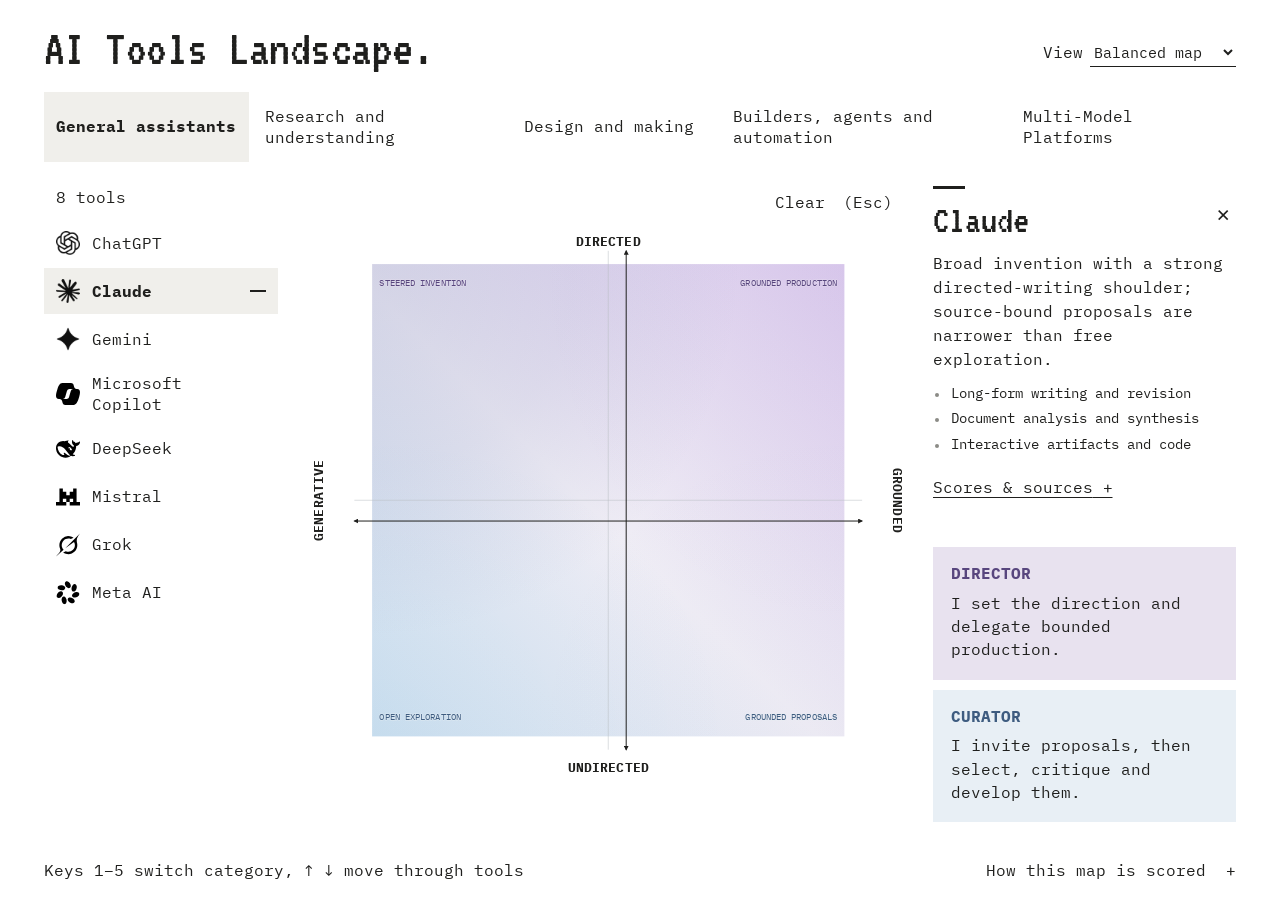
<file: index.html>
<!doctype html>
<html lang="en">
<head>
  <meta charset="utf-8">
  <meta name="viewport" content="width=device-width, initial-scale=1">
  <meta name="theme-color" content="#ffffff">
  <meta name="description" content="An experimental atlas of the AI tool landscape.">
  <title>AI Tools Landscape</title>
  <link rel="icon" href="data:,">
  <link rel="stylesheet" href="style.css">
  <script src="data.js" defer></script>
  <script src="geometry.js" defer></script>
  <script src="app.js" defer></script>
</head>
<body>
  <div class="atlas">
    <header class="masthead">
      <h1>AI Tools <br>Landscape.</h1>
      <label class="map-view-control masthead-view"><span>View</span><select id="map-view-select" class="map-view-select" aria-label="Map view"><option value="balanced">Balanced map</option><option value="tendency">Tendency map</option></select></label>
    </header>
    <a class="skip-link" href="#tool-list">Skip to tools</a>
    <nav id="categories" class="categories" aria-label="Tool categories"></nav>
    <main class="workspace">
      <section class="tools-panel" aria-label="Choose tools">
        <p id="tool-count" class="panel-caption"></p>
        <div id="tool-list" class="tool-list" tabindex="-1"></div>
      </section>
      <section class="map-panel" aria-label="Delegation map">
        <div class="map-heading"><button id="clear" class="text-button" type="button">Clear <kbd>(Esc)</kbd></button></div>
        <div class="map-frame">
          <svg id="map" viewBox="44 30 792 768" role="img" aria-labelledby="map-title map-description">
            <title id="map-title">AI Tools Landscape: a two-axis map</title>
            <desc id="map-description">GENERATIVE to GROUNDED horizontally; UNDIRECTED to DIRECTED vertically. Selected tool clouds show interpreted operating envelopes.</desc>
            <defs>
              <linearGradient id="agency-gradient" gradientUnits="userSpaceOnUse" x1="120" y1="730" x2="760" y2="90">
                <stop offset="0%" stop-color="#dce7ef"/>
                <stop offset="48%" stop-color="#f2f1f3"/>
                <stop offset="100%" stop-color="#e5dff0"/>
              </linearGradient>
              <radialGradient id="field-nw" gradientUnits="userSpaceOnUse" cx="0" cy="0" r="1">
                <stop offset="0" stop-color="#5661a1"/><stop offset="55%" stop-color="#5661a1" stop-opacity=".6"/><stop offset="100%" stop-color="#5661a1" stop-opacity="0"/>
              </radialGradient>
              <radialGradient id="field-ne" gradientUnits="userSpaceOnUse" cx="0" cy="0" r="1">
                <stop offset="0" stop-color="#694191"/><stop offset="55%" stop-color="#694191" stop-opacity=".6"/><stop offset="100%" stop-color="#694191" stop-opacity="0"/>
              </radialGradient>
              <radialGradient id="field-sw" gradientUnits="userSpaceOnUse" cx="0" cy="0" r="1">
                <stop offset="0" stop-color="#0365af"/><stop offset="55%" stop-color="#0365af" stop-opacity=".6"/><stop offset="100%" stop-color="#0365af" stop-opacity="0"/>
              </radialGradient>
              <radialGradient id="field-se" gradientUnits="userSpaceOnUse" cx="0" cy="0" r="1">
                <stop offset="0" stop-color="#5661a1"/><stop offset="55%" stop-color="#5661a1" stop-opacity=".6"/><stop offset="100%" stop-color="#5661a1" stop-opacity="0"/>
              </radialGradient>
              <marker id="axis-arrow" viewBox="0 0 10 10" refX="8" refY="5" markerWidth="5" markerHeight="5" orient="auto-start-reverse"><path d="M 0 0 L 10 5 L 0 10 z" fill="#1f1f1d"/></marker>
              <pattern id="dither-primary" width="48" height="42" patternUnits="userSpaceOnUse"><g class="dither-text"><text x="3" y="12">·</text><text x="24" y="12">+</text><text x="13" y="32">:</text><text x="37" y="33">·</text></g></pattern>
              <pattern id="dither-secondary" width="34" height="34" patternUnits="userSpaceOnUse"><path d="M 15 13 v 6 M 12 16 h 6" stroke="#1f1f1d" stroke-width=".8" opacity=".4"/></pattern>
              <clipPath id="plot-clip"><rect x="120" y="90" width="640" height="640"/></clipPath>
            </defs>
            <rect class="agency-field" x="120" y="90" width="640" height="640" fill="url(#agency-gradient)"/>
            <g id="balanced-field" opacity="0" aria-hidden="true" clip-path="url(#plot-clip)">
              <rect id="wash-nw" x="120" y="90" width="640" height="640" fill="url(#field-nw)"/>
              <rect id="wash-ne" x="120" y="90" width="640" height="640" fill="url(#field-ne)"/>
              <rect id="wash-sw" x="120" y="90" width="640" height="640" fill="url(#field-sw)"/>
              <rect id="wash-se" x="120" y="90" width="640" height="640" fill="url(#field-se)"/>
            </g>
            <path class="center-guide" d="M96 410 H784 M440 72 V748" fill="none" aria-hidden="true"/>
            <g id="grid" aria-hidden="true"></g>
            <g class="quadrants" aria-hidden="true">
              <g class="q-upper"><text x="130" y="120">STEERED INVENTION</text>
              <text x="750" y="120" text-anchor="end">GROUNDED PRODUCTION</text></g>
              <g class="q-lower"><text x="130" y="708">OPEN EXPLORATION</text>
              <text x="750" y="708" text-anchor="end">GROUNDED PROPOSALS</text></g>
            </g>
            <g id="outlines" clip-path="url(#plot-clip)" aria-hidden="true"></g>
            <g id="clouds" clip-path="url(#plot-clip)"></g>
            <g id="dots" clip-path="url(#plot-clip)" aria-hidden="true"></g>
            <g class="axis-titles">
              <text x="440" y="66" text-anchor="middle" class="axis-end axis-top"><tspan class="axis-label">DIRECTED</tspan></text>
              <text x="54" y="410" text-anchor="middle" transform="rotate(-90 54 410)" class="axis-end"><tspan class="axis-label">GENERATIVE</tspan></text>
              <text x="826" y="410" text-anchor="middle" transform="rotate(90 826 410)" class="axis-end"><tspan class="axis-label">GROUNDED</tspan></text>
              <text x="440" y="778" text-anchor="middle" class="axis-end"><tspan class="axis-label">UNDIRECTED</tspan></text>
            </g>
          </svg>
        </div>
        <div class="map-bottom"><label class="outline-toggle"><input id="show-outlines" type="checkbox"><span>Category outlines</span></label><span class="dot-key"><i></i> Illustrative default</span></div>
      </section>
      <aside class="reading-panel" aria-label="Read the map">
        <div id="readout" class="readout" aria-live="polite" aria-atomic="true"></div>
        <div class="working-modes">
          <section class="mode upper"><h2>DIRECTOR</h2><p>I set the direction and delegate bounded production.</p></section>
          <section class="mode lower"><h2>CURATOR</h2><p>I invite proposals, then select, critique and develop them.</p></section>
        </div>
      </aside>
    </main>
    <footer><span class="keyboard-hint">Keys <kbd>1</kbd>–<kbd id="category-key-max">5</kbd> switch category, <kbd>↑</kbd> <kbd>↓</kbd> move through tools</span><button id="method-open" class="text-button" type="button">How this map is scored <span aria-hidden="true">+</span></button></footer>
  </div>
  <dialog id="method-dialog" aria-labelledby="method-title">
    <div class="dialog-heading"><h2 id="method-title">Read the shape.</h2><button id="method-close" type="button" class="text-button" aria-label="Close scoring explanation">Close ×</button></div>
    <p>A cloud is an interpretation of where a tool can work. Its dot marks an illustrative default, not a measured average.</p>
    <dl><dt>GENERATIVE ↔ GROUNDED</dt><dd>Generates new possibilities ↔ works from what you supply.</dd><dt>UNDIRECTED ↔ DIRECTED</dt><dd>It proposes, you select ↔ you set the direction.</dd><dt>Eight directions</dt><dd>Scores from 0–4 describe reach. Diagonals describe capabilities used together. A tight corner means a trade-off.</dd></dl>
    <p>Profiles describe specific workflows, not every version or account. Bigger does not mean better.</p>
    <p>An interpretive teaching map based on documented capabilities, not an accuracy benchmark.</p>
    <a href="method.md" target="_blank" rel="noopener">Read the full method ↗</a>
  </dialog>
  <noscript>This map needs JavaScript enabled. Its source data is available in scores.json.</noscript>
</body>
</html>
</file>
<file: style.css>
/* Signature faces: VT323 for display, IBM Plex Mono for text (a deliberate exception to the no-monospace rule). */
@font-face{font-family:VT323;src:url('fonts/VT323-Regular.ttf') format('truetype');font-display:swap}
@font-face{font-family:Plex;src:url('fonts/IBMPlexMono-Regular.ttf') format('truetype');font-weight:400;font-display:swap} /* taste-skill-ignore: mono signature waived */
@font-face{font-family:Plex;src:url('fonts/IBMPlexMono-Bold.ttf') format('truetype');font-weight:700;font-display:swap} /* taste-skill-ignore: mono signature waived */

/* Role code shared with How Machines Think: lavender = controlled collaborator, blue = curator / director, sage = the human check. */
:root{--ink:#1f1f1d;--ground:#fff;--field:#f0efeb;--hover:#f6f5f2;--lav:#e8e2ef;--lav-ink:#58467e;--blue:#e8eff5;--blue-ink:#3e5c80;--check:#3b6447;--fail:#b42318}

*{box-sizing:border-box}
html{background:var(--ground);color:var(--ink);font-family:Plex,monospace;font-size:16px;line-height:1.5} /* taste-skill-ignore: mono signature waived */
body{margin:0;background:var(--ground)}
button,input,a{-webkit-tap-highlight-color:transparent}
button,input{font:inherit}
button{color:inherit;cursor:pointer;border:0;background:none}
button:focus-visible,a:focus-visible,input:focus-visible,summary:focus-visible{outline:2px solid var(--ink);outline-offset:3px}
a{color:inherit;text-underline-offset:4px}
p{margin:0}
h1,h2,h3{font-weight:400;margin:0}
kbd{font:inherit}
[hidden]{display:none!important}
.skip-link{position:fixed;top:-80px;left:24px;z-index:20;background:var(--ground);padding:12px}
.skip-link:focus{top:8px}

.atlas{max-width:2100px;margin:auto;padding:28px 44px 0;min-height:100svh;display:flex;flex-direction:column}

/* Masthead: the title alone. */
.masthead{display:flex;align-items:center;justify-content:space-between;padding-bottom:22px}
.masthead h1{font:clamp(48px,4.4vw,84px)/1 VT323,monospace;letter-spacing:-.01em}
.masthead-view{margin-top:8px}

/* Categories: sentence-case tabs; the open one sits on a tone field. */
.categories{display:grid;grid-template-columns:1fr 1.25fr 1fr 1.4fr 1.1fr;gap:4px}
.category{display:flex;align-items:center;text-align:left;padding:14px 12px;font-size:1rem;line-height:1.3;transition:background-color .15s}
.category:hover{background:var(--hover)}
.category[aria-selected=true]{background:var(--field);font-weight:700}

.workspace{display:grid;grid-template-columns:minmax(250px,1.1fr) minmax(0,3fr) minmax(260px,1.2fr);gap:32px;flex:1;min-height:0;padding-top:24px}

/* Tool list */
.tools-panel{min-width:0;display:flex;flex-direction:column}
.panel-caption{font-size:1rem;line-height:1.4;padding:0 12px 12px}
.tool-list{display:flex;flex-direction:column;gap:2px;max-height:calc(100svh - 345px);overflow:auto;scrollbar-width:thin;padding:0 6px 4px 0}
.tool-row{display:flex;align-items:stretch;gap:2px;position:relative;flex-shrink:0}
.tool{width:100%;display:flex;align-items:center;gap:12px;text-align:left;min-height:46px;padding:9px 12px;line-height:1.3;font-size:1rem;transition:background-color .15s}
.tool img{width:24px;height:24px;object-fit:contain;filter:grayscale(1);mix-blend-mode:multiply;flex-shrink:0}
.tool .logo-spacer{width:24px;flex-shrink:0}
.tool-name{flex:1;min-width:0}
.tool small{display:block;font-size:.875rem;margin-top:2px}
.tool:hover:not([aria-pressed=true]){background:var(--hover)}
.tool[aria-pressed=true]{background:var(--field);font-weight:700}
.lock-tool{position:absolute;right:8px;top:50%;transform:translateY(-50%);opacity:0;pointer-events:none;padding:6px 8px;background:var(--field);font-size:.75rem;white-space:nowrap;text-decoration:underline;text-underline-offset:3px;transition:opacity .15s}
.tool-row:hover .lock-tool:not([hidden]),.tool-row:focus-within .lock-tool:not([hidden]){opacity:1;pointer-events:auto}
.lock-tool:hover{background:var(--hover)}
.selection-mark{width:16px;flex-shrink:0;border-top:2px solid transparent}
.selection-mark.active{border-top-color:var(--ink)}
.selection-mark.locked{border-top:2px dotted var(--ink)}
.tool:not([aria-pressed=true]) .selection-mark{opacity:0}
.tool:hover:not([aria-pressed=true]) .selection-mark{opacity:1}

/* Map */
.map-panel{min-width:0;display:flex;flex-direction:column;justify-content:space-between}
.map-heading{display:flex;align-items:center;justify-content:flex-end;gap:18px;padding:0 8px;min-height:30px}
.text-button{padding:4px 0;font-size:1rem;text-align:left}
.text-button:hover{text-decoration:underline;text-underline-offset:4px}
.text-button kbd{margin-left:8px}
.map-frame{position:relative;display:flex;align-items:center;justify-content:center;flex:1;min-height:0}
.map-frame svg{display:block;width:100%;max-height:calc(100svh - 290px);overflow:visible;aspect-ratio:792/768}
.agency-field{fill:url(#agency-gradient)}
.center-guide{display:none;stroke:#b7bbc2;stroke-opacity:.7;stroke-width:.7;vector-effect:non-scaling-stroke;pointer-events:none}
#map.hide-clouds .center-guide{display:block}
#balanced-field{pointer-events:none}
.axis-line{stroke:var(--ink);stroke-width:1.35}
.axis-line.secondary{stroke-dasharray:1 6;stroke-linecap:round}
.quadrants{font-family:Plex,monospace;font-size:12px;letter-spacing:.01em} /* taste-skill-ignore: mono signature waived */
.quadrants text{paint-order:stroke;stroke-width:2px;stroke-linejoin:round;stroke-opacity:.45}
.quadrants .q-gloss{font-size:10px;fill:var(--gray);stroke:none;font-weight:400}
.q-upper{fill:var(--lav-ink)}
.q-upper text{stroke:var(--lav)}
.q-lower{fill:var(--blue-ink)}
.q-lower text{stroke:var(--blue)}
.axis-titles{font-family:Plex,monospace;font-size:18px;fill:var(--gray)} /* taste-skill-ignore: mono signature waived */
.axis-end{letter-spacing:.01em}.axis-label{font-weight:700;fill:var(--ink)}.axis-gloss{font-weight:400;fill:var(--gray)}
.dither-text{font:15px Plex,monospace;fill:var(--ink);opacity:.55}
.cloud-base{fill:var(--ink);fill-opacity:.018;stroke:none}
.cloud-outline{fill:none;stroke:var(--ink);stroke-width:1.9;stroke-linejoin:round;stroke-linecap:round;vector-effect:non-scaling-stroke}
.cloud-outline.secondary{stroke-dasharray:6 5;stroke-width:1.6}
.tendency-outline .cloud-outline.secondary{stroke-dasharray:1 6;stroke-width:1.9}
#map.hide-clouds #clouds,#map.hide-clouds #dots,#map.hide-clouds #outlines{display:none}
.faint-outline{fill:none;stroke:var(--ink);stroke-opacity:.16;stroke-width:1.2;vector-effect:non-scaling-stroke}
.cloud-dot{stroke:var(--ink);stroke-width:1.4;fill:var(--ground)}
.cloud-dot.secondary{fill:var(--ink);stroke:var(--ground)}
.map-bottom{display:flex;justify-content:space-between;align-items:center;gap:16px;padding:6px 8px 14px;font-size:1rem}
.map-view-control{display:flex;align-items:center;gap:7px;color:var(--gray)}.map-view-select{border:0;border-bottom:1px solid var(--ink);border-radius:0;background:transparent;color:var(--ink);font:inherit;font-size:.95rem;padding:3px 18px 3px 0;cursor:pointer}
.map-panel.balanced-view .map-bottom{visibility:hidden}
.outline-toggle{display:flex;gap:10px;align-items:center;cursor:pointer;min-height:32px}
.outline-toggle input{appearance:none;width:18px;height:18px;border:2px solid var(--ink);margin:0;border-radius:0;display:grid;place-content:center;cursor:pointer}
.outline-toggle input:checked{background:var(--ink)}
.dot-key{display:flex;gap:10px;align-items:center}
.dot-key i{display:block;width:12px;height:12px;border:2px solid var(--ink);border-radius:50%}

/* Reading panel */
.reading-panel{min-width:0;display:flex;flex-direction:column;gap:24px;padding:0 0 18px}
.readout{max-height:calc(100svh - 440px);min-height:138px;overflow:auto;scrollbar-width:thin;padding-right:6px}
.profile+.profile{margin-top:28px}
.profile-line{width:32px;border-top:3px solid var(--ink);display:block;margin:0 0 12px}
.profile-line.secondary{border-top-style:dotted}
.profile-header{display:flex;gap:10px;align-items:flex-start}
.profile-header h2{font:40px/.95 VT323,monospace;flex:1;overflow-wrap:anywhere}
.profile-header .remove{font:1.5rem/1 Plex,monospace;padding:0 0 4px 8px}
.profile-status{font-size:1rem;color:var(--fail);display:block;margin:10px 0}
.profile-summary{font-size:1rem;line-height:1.5;margin-top:12px}
.profile details{font-size:1rem;line-height:1.5;margin-top:14px}
.profile summary{cursor:pointer;padding:6px 0;list-style:none;text-decoration:underline;text-underline-offset:4px}
.profile summary::-webkit-details-marker{display:none}
.profile summary::after{content:' +'}
.profile details[open] summary::after{content:' −'}
.score-grid{display:grid;grid-template-columns:repeat(4,1fr);gap:12px 8px;margin:14px 0;padding:14px;background:var(--field)}
.score span{display:block;font-size:.875rem}
.score b{display:block;font-size:1rem}
.detail-label{font-weight:700;margin-top:16px}
.profile ul{padding-left:18px;margin:12px 0}
.profile li{margin-bottom:8px}
.profile .profile-specialties{padding-left:16px;margin:12px 0 0;font-size:.9rem;line-height:1.45}
.profile-specialties li{padding-left:2px;margin-bottom:5px}
.profile-specialties li:last-child{margin-bottom:0}
.profile-specialties li::marker{color:#8b8b86;font-size:.75em}
.profile a{overflow-wrap:anywhere}
.profile .confidence{display:block;margin-top:12px}

/* Working modes: flat role fields, as on the deck's closing slide. */
.working-modes{display:flex;flex-direction:column;gap:10px;margin-top:auto}
.mode{padding:16px 18px 18px}
.mode h2{font:700 1rem/1.3 Plex,monospace;margin-bottom:8px}
.mode p{font-size:1rem;line-height:1.45}
.mode .watch{font-size:.82rem;color:var(--gray);margin-top:10px}
.upper{background:var(--lav)}
.upper h2{color:var(--lav-ink)}
.lower{background:var(--blue)}
.lower h2{color:var(--blue-ink)}

/* Footer */
footer{display:flex;justify-content:space-between;gap:24px;align-items:center;font-size:1rem;min-height:60px}
footer button span{margin-left:10px}

/* Scoring dialog: a floating tone field, no outline. */
dialog{max-width:620px;width:calc(100% - 32px);border:0;padding:36px;background:var(--field);color:var(--ink);max-height:85svh;overflow:auto}
dialog::backdrop{background:rgba(255,255,255,.88)}
.dialog-heading{display:flex;justify-content:space-between;align-items:flex-start;gap:16px;margin-bottom:24px}
.dialog-heading h2{font:52px/.95 VT323,monospace}
dialog p,dialog dl{font-size:1rem;line-height:1.55;margin:18px 0}
dialog dt{margin-top:16px;font-weight:700}
dialog dd{margin:4px 0 0}
dialog a{font-size:1rem}

/* Large projection screens */
@media(min-width:1700px){
  html{font-size:18px}
  .atlas{padding:30px 64px 0}
  .masthead{padding-bottom:26px}
  .masthead h1{font-size:76px;white-space:nowrap}
  .category{padding:18px 12px}
  .workspace{gap:40px;padding-top:28px;grid-template-columns:minmax(270px,1fr) minmax(0,3.2fr) minmax(300px,1.2fr)}
  .tool{min-height:50px}
  .tool img{width:26px;height:26px}
  .profile-header h2{font-size:48px}
  .working-modes{gap:12px}
  .mode{padding:20px 22px 22px}
  footer{min-height:68px}
}
/* Laptop projection, e.g. 1366 x 768 */
@media(min-width:1151px) and (max-width:1699px){
  .atlas{padding-top:22px}
  .masthead{padding-bottom:18px}
  .masthead h1{font-size:52px;white-space:nowrap}
  .workspace{grid-template-columns:minmax(240px,1fr) minmax(0,2.6fr) minmax(300px,1.35fr)}
  .masthead h1 br{display:none}
}
@media(min-width:1700px){.masthead h1 br{display:none}}
@media(max-width:1150px){
  html{font-size:16px}
  .atlas{padding:24px 26px 0}
  .workspace{grid-template-columns:200px minmax(0,1fr) 220px;gap:16px}
  .category{padding:12px 10px}
  .tool{gap:8px;padding:8px}
  .profile-header h2{font-size:32px}
}
@media(max-width:850px){
  .atlas{padding:22px 22px 0;min-height:0}
  .masthead h1{font-size:60px}
  .workspace{grid-template-columns:200px minmax(0,1fr);gap:18px}
  .reading-panel{grid-column:1/-1;display:grid;grid-template-columns:1fr 1fr;gap:24px;padding-top:48px}
  .readout{max-height:none;overflow:visible;min-height:0}
  .working-modes{margin-top:0}
  .map-frame svg{max-height:none}
  .tool-list{max-height:490px}
  .keyboard-hint{display:none}
}
@media(max-width:540px){
  .atlas{padding:22px 16px 0}
  .masthead{display:block;padding-bottom:20px}
  .masthead h1{font-size:60px;line-height:.9}
  .categories{grid-template-columns:1fr 1fr}
  .category{min-height:56px;padding:10px 12px}
  .workspace{display:flex;flex-direction:column;padding-top:18px;gap:16px}
  .panel-caption{padding:0 0 8px}
  .tool-list{display:grid;grid-template-columns:repeat(2,minmax(0,1fr));max-height:190px;padding:0 4px 0 0}
  .tool{min-height:44px;padding:8px}
  .tool img{width:20px;height:20px}
  .tool .logo-spacer{width:20px}
  .selection-mark{width:12px}
  .map-heading{padding:0;min-height:30px}
  .map-frame{margin:0 -12px}
  .map-frame svg{width:100%;height:auto;max-height:none}
  .axis-titles{font-size:42px}
  .quadrants{font-size:22px}
  .map-bottom{padding:0;gap:10px;flex-wrap:wrap}
  .reading-panel{display:block;padding:48px 0 10px}
  .readout{padding:0}
  .profile-header h2{font-size:40px;overflow-wrap:normal}
  .profile-summary{max-width:62ch}
  .working-modes{display:flex;margin-top:24px}
  footer{flex-wrap:wrap;gap:8px 16px;padding:12px 0}
  dialog{padding:24px}
  .dialog-heading h2{font-size:42px}
}
@media(prefers-reduced-motion:reduce){*,*::before,*::after{animation-duration:.01ms!important;transition-duration:.01ms!important;scroll-behavior:auto!important}}

/* Keep the working canvas in one desktop viewport; mobile stacks naturally. */
@media(min-width:851px){
  .atlas{height:100svh;min-height:650px}
  .masthead,.categories,footer{flex-shrink:0}
  .workspace{overflow:hidden}
  .tools-panel,.map-panel,.reading-panel{min-height:0}
  .tool-list{flex:1;max-height:none}
  .map-frame{flex:1 1 0}
  .map-frame svg{position:absolute;inset:0;width:100%;height:100%;max-height:none}
  .readout{flex:1;min-height:100px;max-height:none}
  .working-modes{flex-shrink:0}
  /* Two tools compared: tighten each profile so both fit above the role fields. */
  .comparing .profile-header h2{font-size:32px}
  .comparing .profile-summary{display:-webkit-box;-webkit-line-clamp:3;-webkit-box-orient:vertical;overflow:hidden;margin-top:8px}
  .comparing .profile-line{margin-bottom:8px}
  .comparing .profile+.profile{margin-top:18px}
  .comparing .profile details{margin-top:6px}
}
@media(min-width:1700px){.comparing .profile-header h2{font-size:40px}}
@media(min-width:1700px){.tool-list[aria-labelledby="category-platforms"] .tool{min-height:46px;padding-top:7px;padding-bottom:7px}}
/* Short projection screens (1366 x 768): give the readout room for two profiles above the role fields. */
@media(min-width:851px) and (max-height:860px){
  .atlas{padding-top:18px}
  .masthead{padding-bottom:14px}
  .masthead h1{font-size:46px}
  .category{padding:10px 12px}
  .workspace{padding-top:16px}
  .reading-panel{gap:16px;padding-bottom:12px}
  .working-modes{gap:8px}
  .mode{padding:12px 14px 14px}
  .mode h2{margin-bottom:4px}
  .mode p{line-height:1.4}
  footer{min-height:50px}
  .comparing .profile-header h2{font-size:30px}
  .comparing .profile-summary{-webkit-line-clamp:2}
  .comparing .profile+.profile{margin-top:14px}
}
</file>
